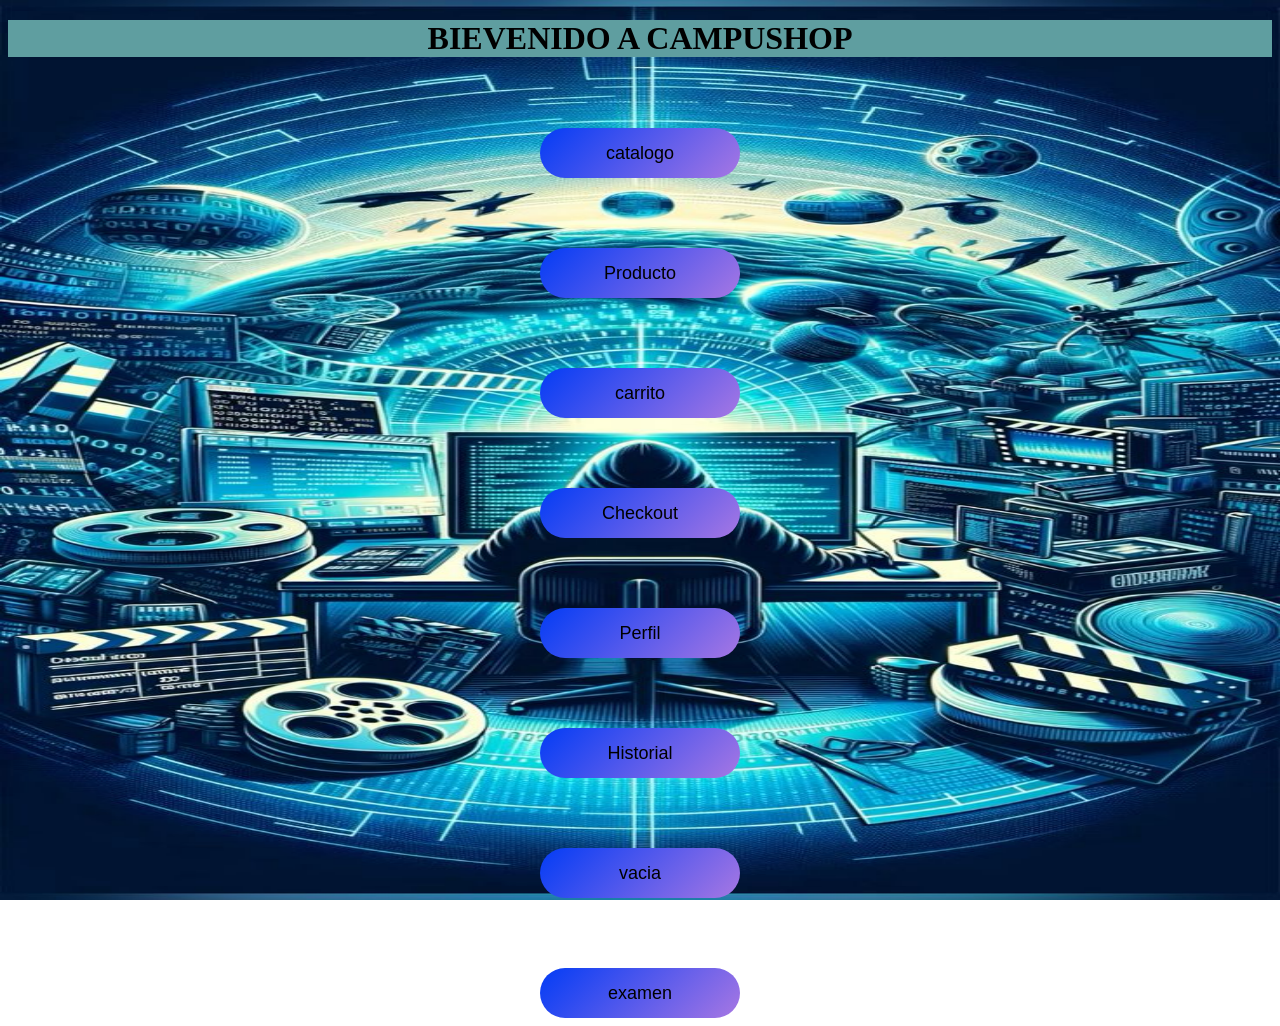
<file: index.html>
<!DOCTYPE html>
<html lang="en">
<head>
    <meta charset="UTF-8">
    <meta name="viewport" content="width=device-width, initial-scale=1.0">
    <title>PROYECTO  HTML Y CSS</title>
    <link rel="stylesheet" href="style.css">
</head>
<body id="cuerpo.">
    <img src="img/fondo.jpg" class="fondo">
        <h1>BIEVENIDO A CAMPUSHOP</h1>
    <div id="encabezado">
        <a class="boton" href="catalogo.html">catalogo</a>
        <a class="boton" href="producto.html">Producto</a>
        <a class="boton" href="carrito.html">carrito</a>
        <a class="boton" href="checkout.html">Checkout</a>
        <a class="boton" href="perfil.html">Perfil</a>
        <a class="boton" href="historial.html">Historial</a>
        <a class="boton" href="vacia.html">vacia</a>
        <a class="boton" href="examen.html">examen</a>
    </div>
    
</body>
</html>
</file>
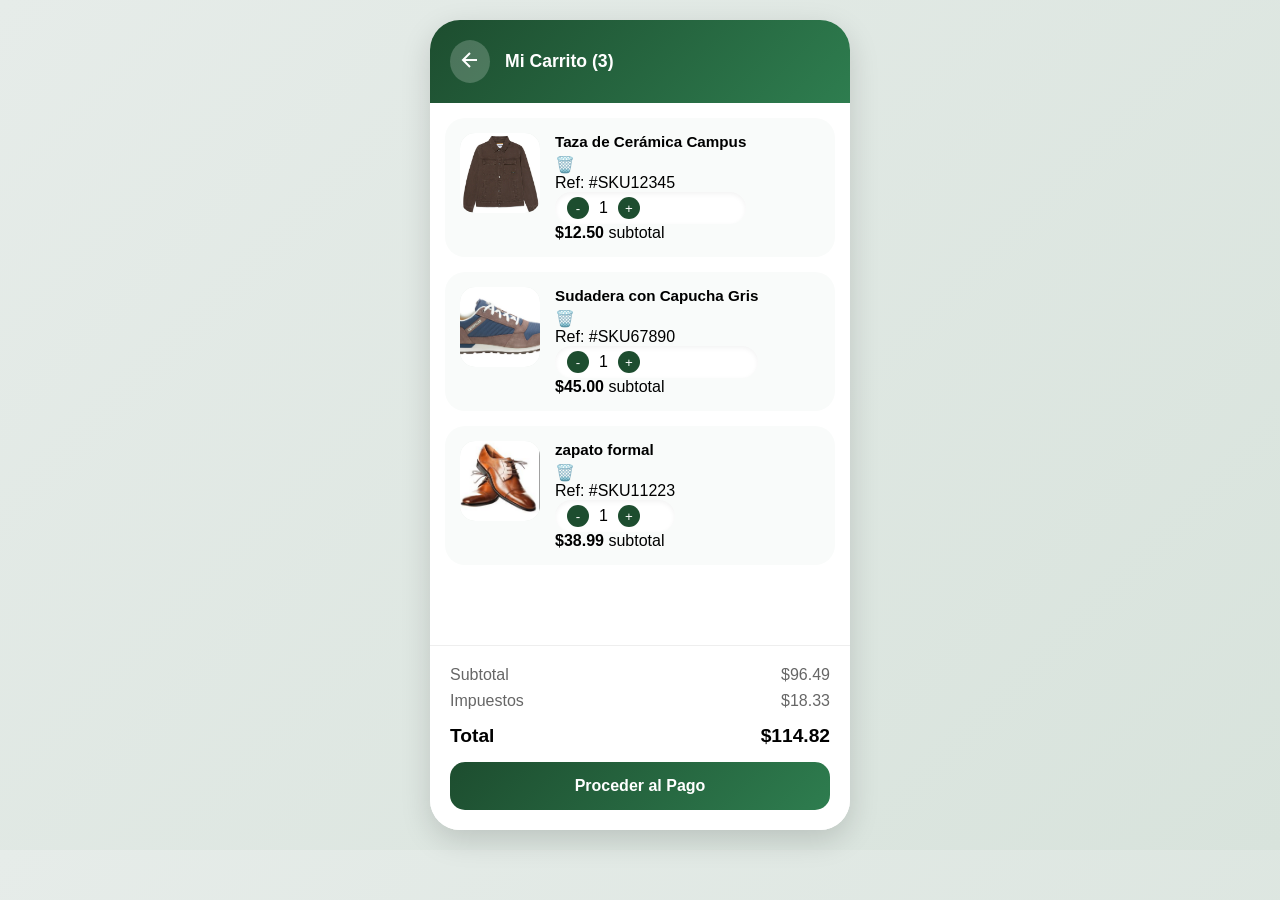
<file: carrito.html>
<!DOCTYPE html>
<html lang="es">
<head>
    <meta charset="UTF-8">
    <meta name="viewport" content="width=device-width, initial-scale=1.0">
    <title>Mi Carrito</title>
    <link rel="stylesheet" href="carrito.css">
</head>
<body>

    <div class="cart-container">
        <header class="cart-header">
            <button class="back-button">
                <svg width="24" height="24" viewBox="0 0 24 24" fill="none" stroke="currentColor" stroke-width="2"><line x1="19" y1="12" x2="5" y2="12"></line><polyline points="12 19 5 12 12 5"></polyline></svg>
            </button>
            <h1>Mi Carrito (3)</h1>
        </header>

        <main class="cart-items">
            
            <div class="product-card">
                <div class="product-img">
                    <img src="img/ropah4.png" alt="Taza"> </div>
                <div class="product-info">
                    <div class="product-title-row">
                        <h3>Taza de Cerámica Campus</h3>
                        <button class="delete-btn">🗑️</button>
                    </div>
                    <p class="ref">Ref: #SKU12345</p>
                    <div class="product-controls">
                        <div class="quantity">
                            <button>-</button>
                            <span>1</span>
                            <button>+</button>
                        </div>
                        <div class="price">
                            <span class="amount">$12.50</span>
                            <span class="label">subtotal</span>
                        </div>
                    </div>
                </div>
            </div>

            <div class="product-card">
                <div class="product-img">
                    <img src="img/tenis2.png" alt="Sudadera"> </div>
                <div class="product-info">
                    <div class="product-title-row">
                        <h3>Sudadera con Capucha Gris</h3>
                        <button class="delete-btn">🗑️</button>
                    </div>
                    <p class="ref">Ref: #SKU67890</p>
                    <div class="product-controls">
                        <div class="quantity">
                            <button>-</button>
                            <span>1</span>
                            <button>+</button>
                        </div>
                        <div class="price">
                            <span class="amount">$45.00</span>
                            <span class="label">subtotal</span>
                        </div>
                    </div>
                </div>
            </div>

            <div class="product-card">
                <div class="product-img">
                    <img src="img/zapato7.png" alt="zapato"> </div>
                <div class="product-info">
                    <div class="product-title-row">
                        <h3>zapato formal</h3>
                        <button class="delete-btn">🗑️</button>
                    </div>
                    <p class="ref">Ref: #SKU11223</p>
                    <div class="product-controls">
                        <div class="quantity">
                            <button>-</button>
                            <span>1</span>
                            <button>+</button>
                        </div>
                        <div class="price">
                            <span class="amount">$38.99</span>
                            <span class="label">subtotal</span>
                        </div>
                    </div>
                </div>
            </div>

        </main>

        <footer class="cart-summary">
            <div class="summary-line">
                <span>Subtotal</span>
                <span>$96.49</span>
            </div>
            <div class="summary-line">
                <span>Impuestos</span>
                <span>$18.33</span>
            </div>
            <div class="total-line">
                <span>Total</span>
                <span class="total-amount">$114.82</span>
            </div>
            <a class="btn-checkout" href="index.html">Proceder al Pago</a>
        </footer>
    </div>

</body>
</html>
</file>
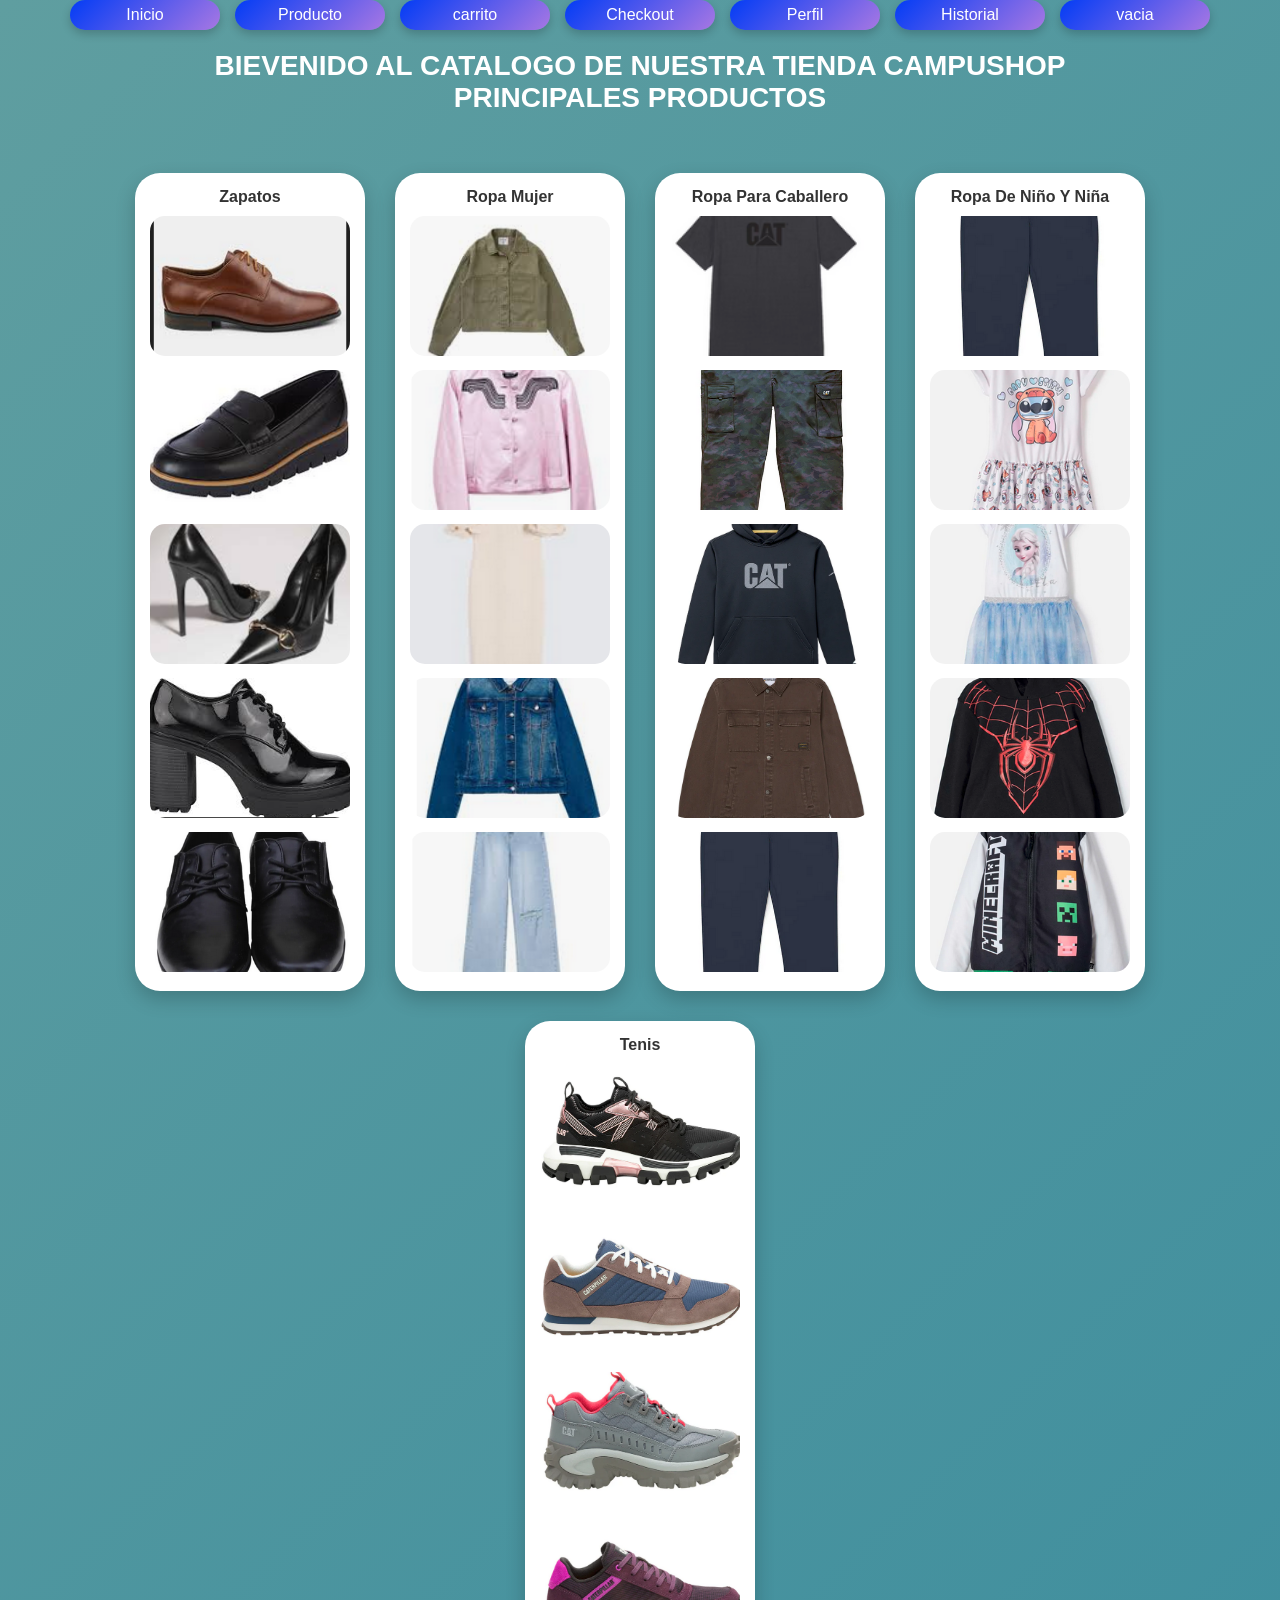
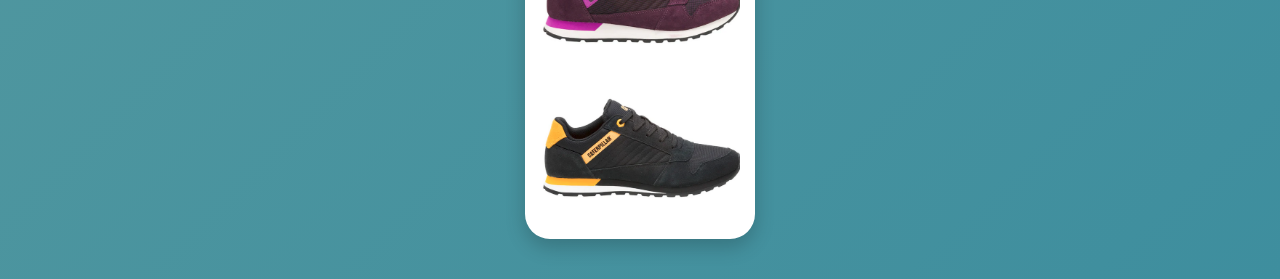
<file: catalogo.html>
<!DOCTYPE html>
<html lang="es">
<head>
    <meta charset="UTF-8">
    <meta name="viewport" content="width=device-width, initial-scale=1.0">
    <title>Document</title>
    <link rel="stylesheet" href="catalogo.css">
</head>
<body>
    <nav id="encabezado">
        <a class="boton" href="index.html">Inicio</a>
        <a class="boton" href="producto.html">Producto</a>
        <a class="boton" href="carrito.html">carrito</a>
        <a class="boton" href="checkout.html">Checkout</a>
        <a class="boton" href="perfil.html">Perfil</a>
        <a class="boton" href="historial.html">Historial</a>
        <a class="boton" href="vacia.html"> vacia</a>
    </nav>
    <h1>BIEVENIDO AL CATALOGO DE NUESTRA TIENDA CAMPUSHOP
    <br>PRINCIPALES PRODUCTOS
    </h1>
    <div id="contenedor">
        <div class="contenedor_imagen_catalogo">zapatos
            <img class="imagen" src="img/zapato1.png" alt="">
            <img class="imagen" src="img/zapato2.png" alt="">
            <img class="imagen"src="img/zapato3.png" alt="">
            <img class="imagen" src="img/zapato4.png" alt="">
            <img class="imagen "src="img/zapato5.png" alt="">
        </div>
        <div class="contenedor_imagen_catalogo">ropa mujer
            <img class="imagen" src="img/ropam1.png" alt="">
            <img class="imagen" src="img/ropam2.png" alt="">
            <img class="imagen" src="img/ropam3.png" alt="">
            <img class="imagen" src="img/ropam4.png" alt="">
            <img class="imagen" src="img/ropam5.png" alt="">
        </div>
        <div class="contenedor_imagen_catalogo">ropa para caballero 
            <img class="imagen" src="img/ropah1.png" alt="">
            <img class="imagen" src="img/ropah2.png" alt="">
            <img class="imagen" src="img/ropah3.png" alt="">
            <img class="imagen" src="img/ropah4.png" alt="">
            <img class="imagen" src="img/ropah5.png" alt="">
        </div>
        <div class="contenedor_imagen_catalogo">ropa de niño y niña
            <img class="imagen" src="img/ropap1.png" alt="">
            <img class="imagen" src="img/ropap2.png" alt="">
            <img class="imagen" src="img/ropap3.png" alt="">
            <img class="imagen" src="img/ropap4.png" alt="">
            <img class="imagen" src="img/ropap5.png" alt="">
        </div>
        <div class="contenedor_imagen_catalogo">tenis
            <img class="imagen" src="img/tenis1.png" alt="">
            <img class="imagen" src="img/tenis2.png" alt="">
            <img class="imagen" src="img/tenis3.png" alt="">
            <img class="imagen" src="img/tenis4.png" alt="">
            <img class="imagen" src="img/tenis5.png" alt="">
        </div>
    </div>

</body>
</html>
</file>
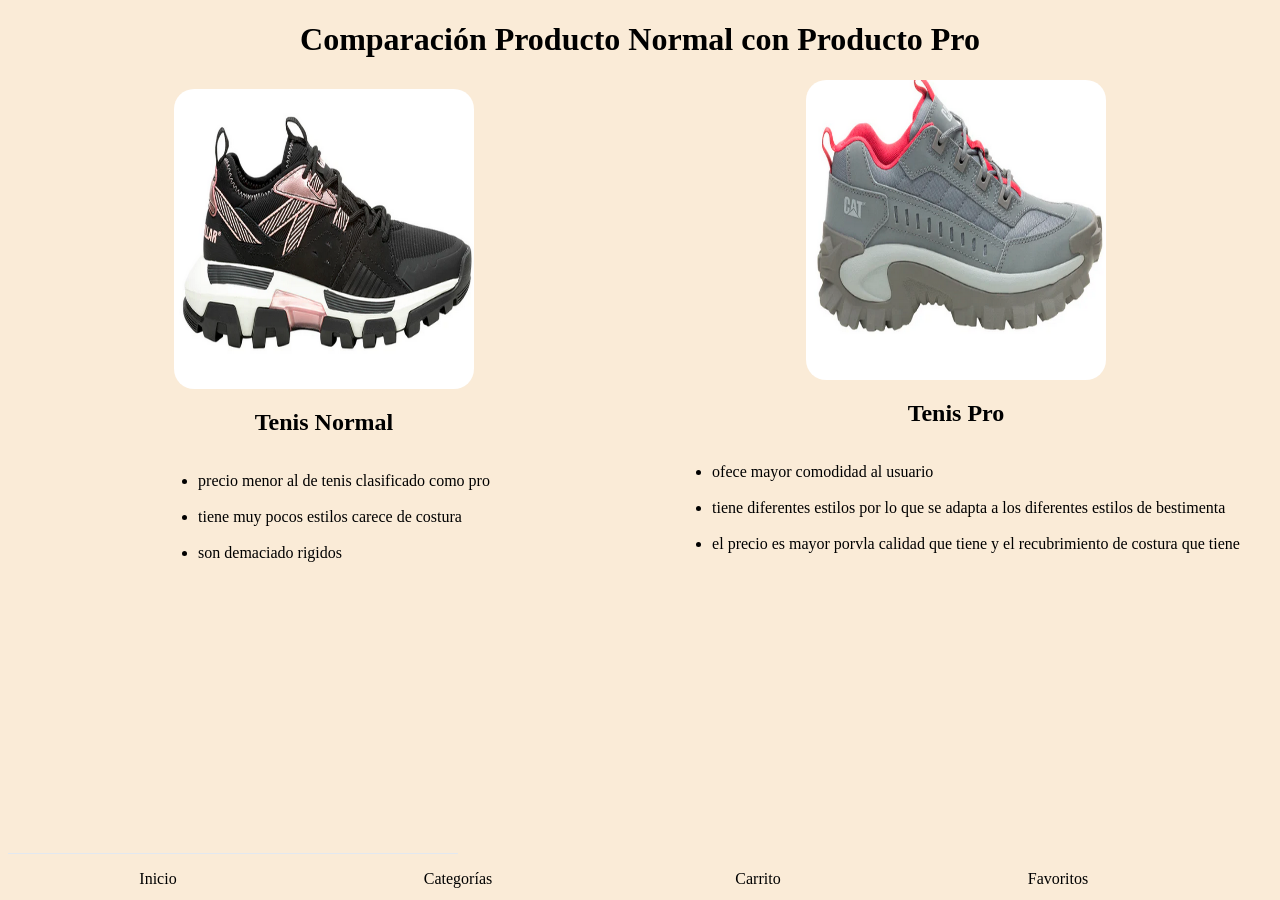
<file: examen.html>
<!DOCTYPE html>
<html lang="en">
<head>
    <meta charset="UTF-8">
    <meta name="viewport" content="width=device-width, initial-scale=1.0">
    <title>examen</title>
    <link rel="stylesheet" href="examen.css">
</head>
<body>
    <h1>Comparación Producto Normal con Producto Pro</h1>
    <div class="continer">
        <div class="producto">
            <img src="img/tenis1.png" alt="">
            <h2>Tenis Normal</h2>
            <ul>
                <li>precio menor al de tenis clasificado como pro</li>
                <br>
                <li>tiene muy pocos estilos carece de costura </li>
                <br>
                <li>son demaciado rigidos</li>
            </ul>
        </div>
        <div class="producto">
            <img src="img/tenis3.png" alt="">
            <h2>Tenis Pro</h2>
            <ul>
                <li>ofece mayor comodidad al usuario </li>
                <br>
                <li>tiene diferentes estilos por lo que se adapta a los diferentes estilos de bestimenta </li>
                <br>
                <li>el precio es mayor porvla calidad que tiene y el recubrimiento de costura que tiene </li>
                <br>
            </ul>
        </div>
    </div>
    <footer class="barra-navegacion">
        <a href="index.html" class="nav-item"><i class="fas fa-home"></i><span>Inicio</span></a>
        <a href="catalogo.html" class="nav-item"><i class="fas fa-th-large"></i><span>Categorías</span></a>
        <a href="carrito.html" class="nav-item"><i class="fas fa-shopping-cart"></i><span>Carrito</span></a>
        <a href="producto.html" class="nav-item"><i class="fas fa-heart"></i><span>Favoritos</span></a>
        <a href="perfil.html" class="nav-item activo"><i class="fas fa-user"></i><span>Perfil</span></a>
    </footer>
</body>
</html>
</file>
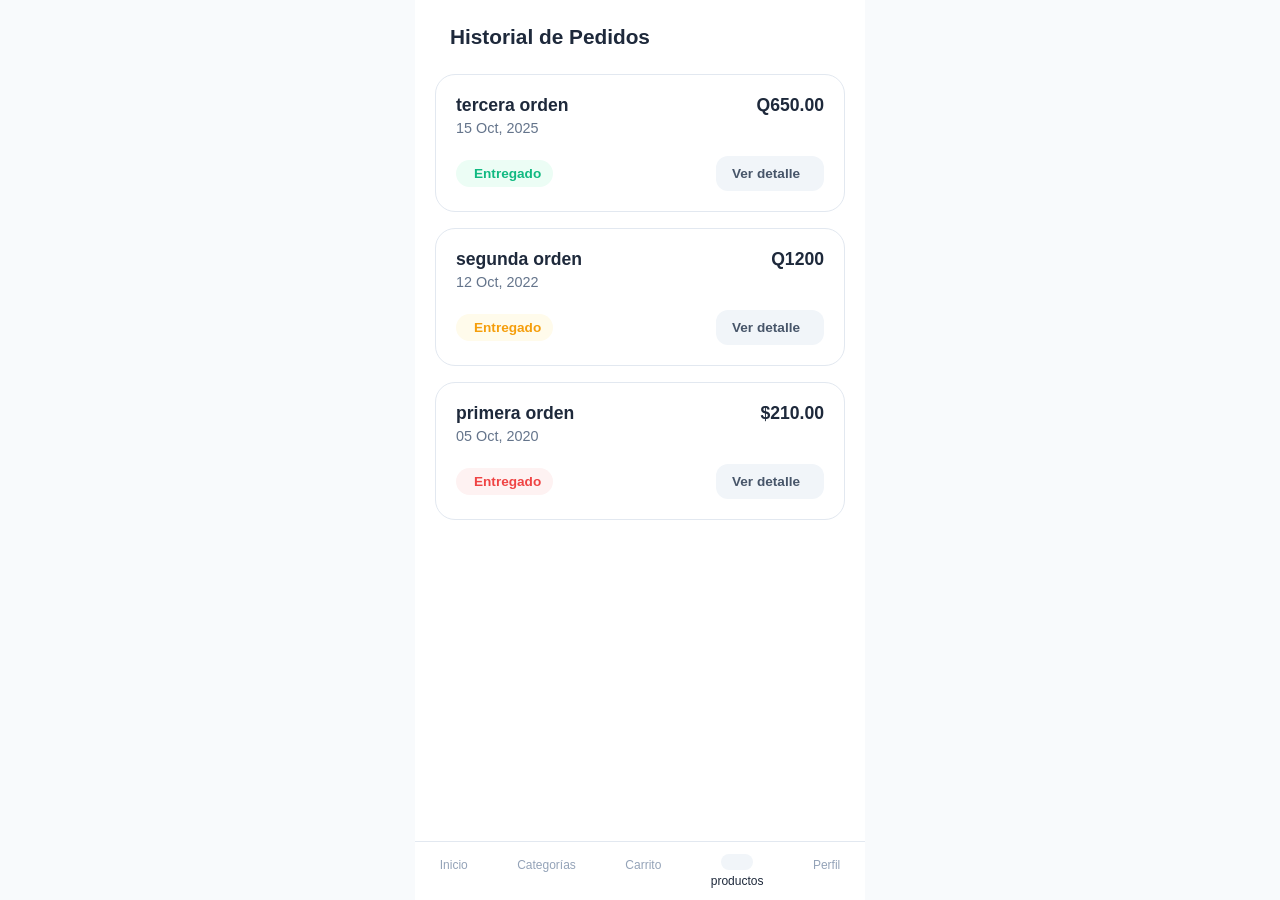
<file: historial.html>
<!DOCTYPE html>
<html lang="es">
<head>
    <meta charset="UTF-8">
    <meta name="viewport" content="width=device-width, initial-scale=1.0">
    <title>Historial de Pedidos</title>
    <link rel="stylesheet" href="historial.css">
</head>
<body>

    <main class="contenedor-historial">
        <header class="encabezado">
            <a href="index.html" class="btn-atras"><i class="fas fa-chevron-left"></i></a>
            <h1>Historial de Pedidos</h1>
        </header>

        <section class="lista-pedidos">
            <div class="tarjeta-pedido">
                <div class="fila-superior">
                    <span class="id-orden">tercera orden</span>
                    <span class="precio-orden">Q650.00</span>
                </div>
                <p class="fecha-orden">15 Oct, 2025</p>
                
                <div class="fila-inferior">
                    <span class="estado entregado">
                        <i class="fas fa-check-circle"></i> Entregado
                    </span>
                    <a href="#" class="btn-detalle">Ver detalle <i class="fas fa-chevron-right"></i></a>
                </div>
            </div>

            <div class="tarjeta-pedido">
                <div class="fila-superior">
                    <span class="id-orden">segunda orden</span>
                    <span class="precio-orden">Q1200</span>
                </div>
                <p class="fecha-orden">12 Oct, 2022</p>
                
                <div class="fila-inferior">
                    <span class="estado en-camino">
                        <i class="fas fa-truck"></i> Entregado
                    </span>
                    <a href="#" class="btn-detalle">Ver detalle <i class="fas fa-chevron-right"></i></a>
                </div>
            </div>

            <div class="tarjeta-pedido">
                <div class="fila-superior">
                    <span class="id-orden">primera orden</span>
                    <span class="precio-orden">$210.00</span>
                </div>
                <p class="fecha-orden">05 Oct, 2020</p>
                
                <div class="fila-inferior">
                    <span class="estado cancelado">
                        <i class="fas fa-times-circle"></i> Entregado
                    </span>
                    <a href="#" class="btn-detalle">Ver detalle <i class="fas fa-chevron-right"></i></a>
                </div>
            </div>
        </section>

        <footer class="barra-navegacion">
            <a href="index.html" class="nav-item"><i class="fas fa-home"></i><span>Inicio</span></a>
            <a href="catalogo.html" class="nav-item"><i class="fas fa-th-large"></i><span>Categorías</span></a>
            <a href="carrito.html" class="nav-item"><i class="fas fa-shopping-cart"></i><span>Carrito</span></a>
            <a href="producto.html" class="nav-item activo"><i class="fas fa-box"></i><span>productos</span></a>
            <a href="perfil.html" class="nav-item"><i class="fas fa-user"></i><span>Perfil</span></a>
        </footer>
    </main>

</body>
</html>
</file>
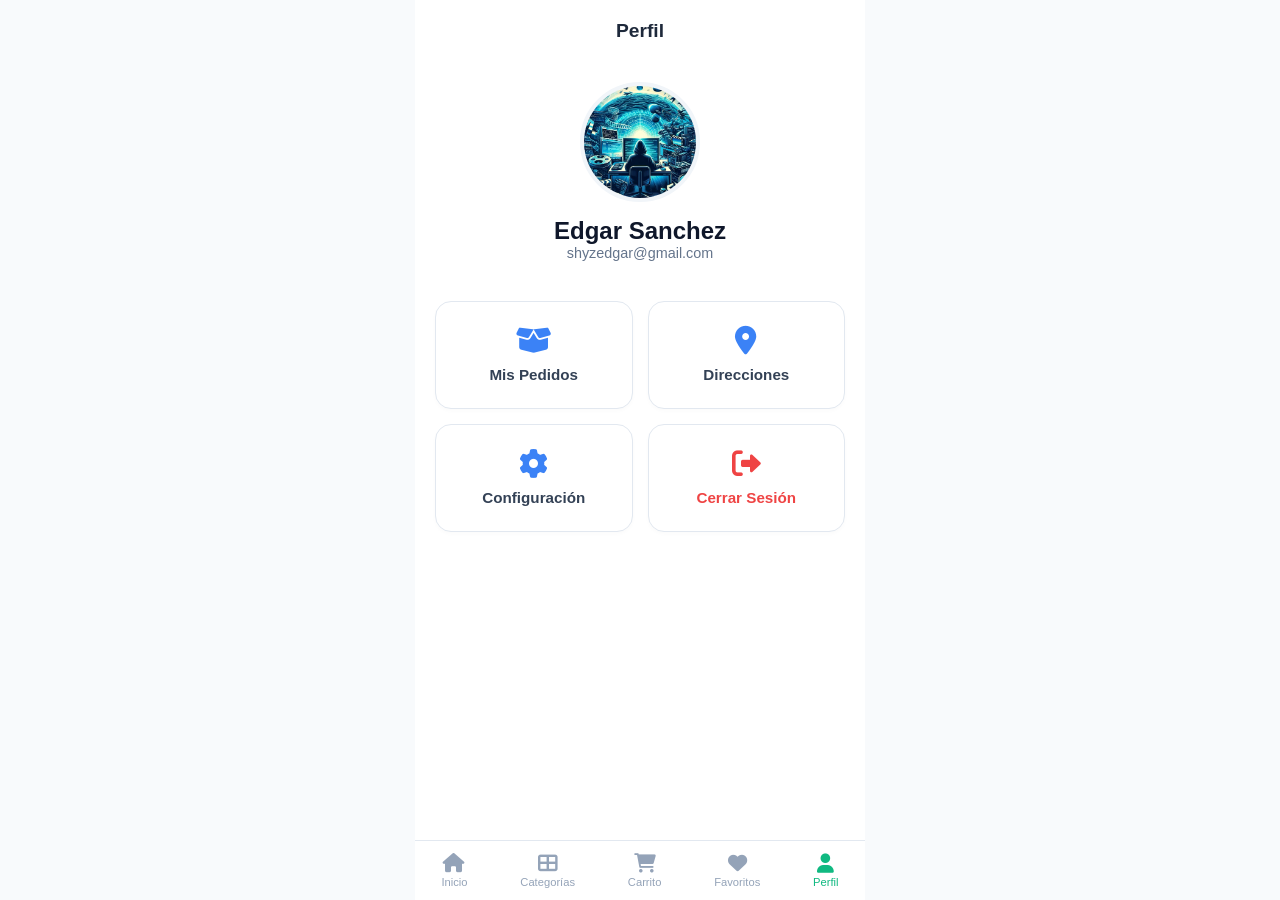
<file: perfil.html>
<!DOCTYPE html>
<html lang="es">
<head>
    <meta charset="UTF-8">
    <meta name="viewport" content="width=device-width, initial-scale=1.0">
    <title>Perfil de Usuario</title>
    <link rel="stylesheet" href="perfil.css">
    <link rel="stylesheet" href="https://cdnjs.cloudflare.com/ajax/libs/font-awesome/6.0.0/css/all.min.css">
</head>
<body>

    <main class="contenedor-perfil">
        <header class="encabezado">
            <h1>Perfil</h1>
        </header>

        <section class="seccion-usuario">
            <div class="avatar-contenedor">
                <img src="img/fondo.jpg" alt="Foto de perfil" class="avatar">
            </div>
            <h2 class="nombre-usuario">Edgar Sanchez</h2>
            <p class="correo-usuario">shyzedgar@gmail.com</p>
        </section>

        <nav class="cuadricula-opciones">
            <a href="carrito.html" class="tarjeta-opcion">
                <i class="fas fa-box-open icono"></i>
                <span>Mis Pedidos</span>
            </a>
            <a href="#" class="tarjeta-opcion">
                <i class="fas fa-map-marker-alt icono"></i>
                <span>Direcciones</span>
            </a>
            <a href="#" class="tarjeta-opcion">
                <i class="fas fa-cog icono"></i>
                <span>Configuración</span>
            </a>
            <a href="index.html" class="tarjeta-opcion cerrar-sesion">
                <i class="fas fa-sign-out-alt icono"></i>
                <span>Cerrar Sesión</span>
            </a>
        </nav>

        <footer class="barra-navegacion">
            <a href="index.html" class="nav-item"><i class="fas fa-home"></i><span>Inicio</span></a>
            <a href="catalogo.html" class="nav-item"><i class="fas fa-th-large"></i><span>Categorías</span></a>
            <a href="carrito.html" class="nav-item"><i class="fas fa-shopping-cart"></i><span>Carrito</span></a>
            <a href="producto.html" class="nav-item"><i class="fas fa-heart"></i><span>Favoritos</span></a>
            <a href="perfil.html" class="nav-item activo"><i class="fas fa-user"></i><span>Perfil</span></a>
        </footer>
    </main>

</body>
</html>
</file>
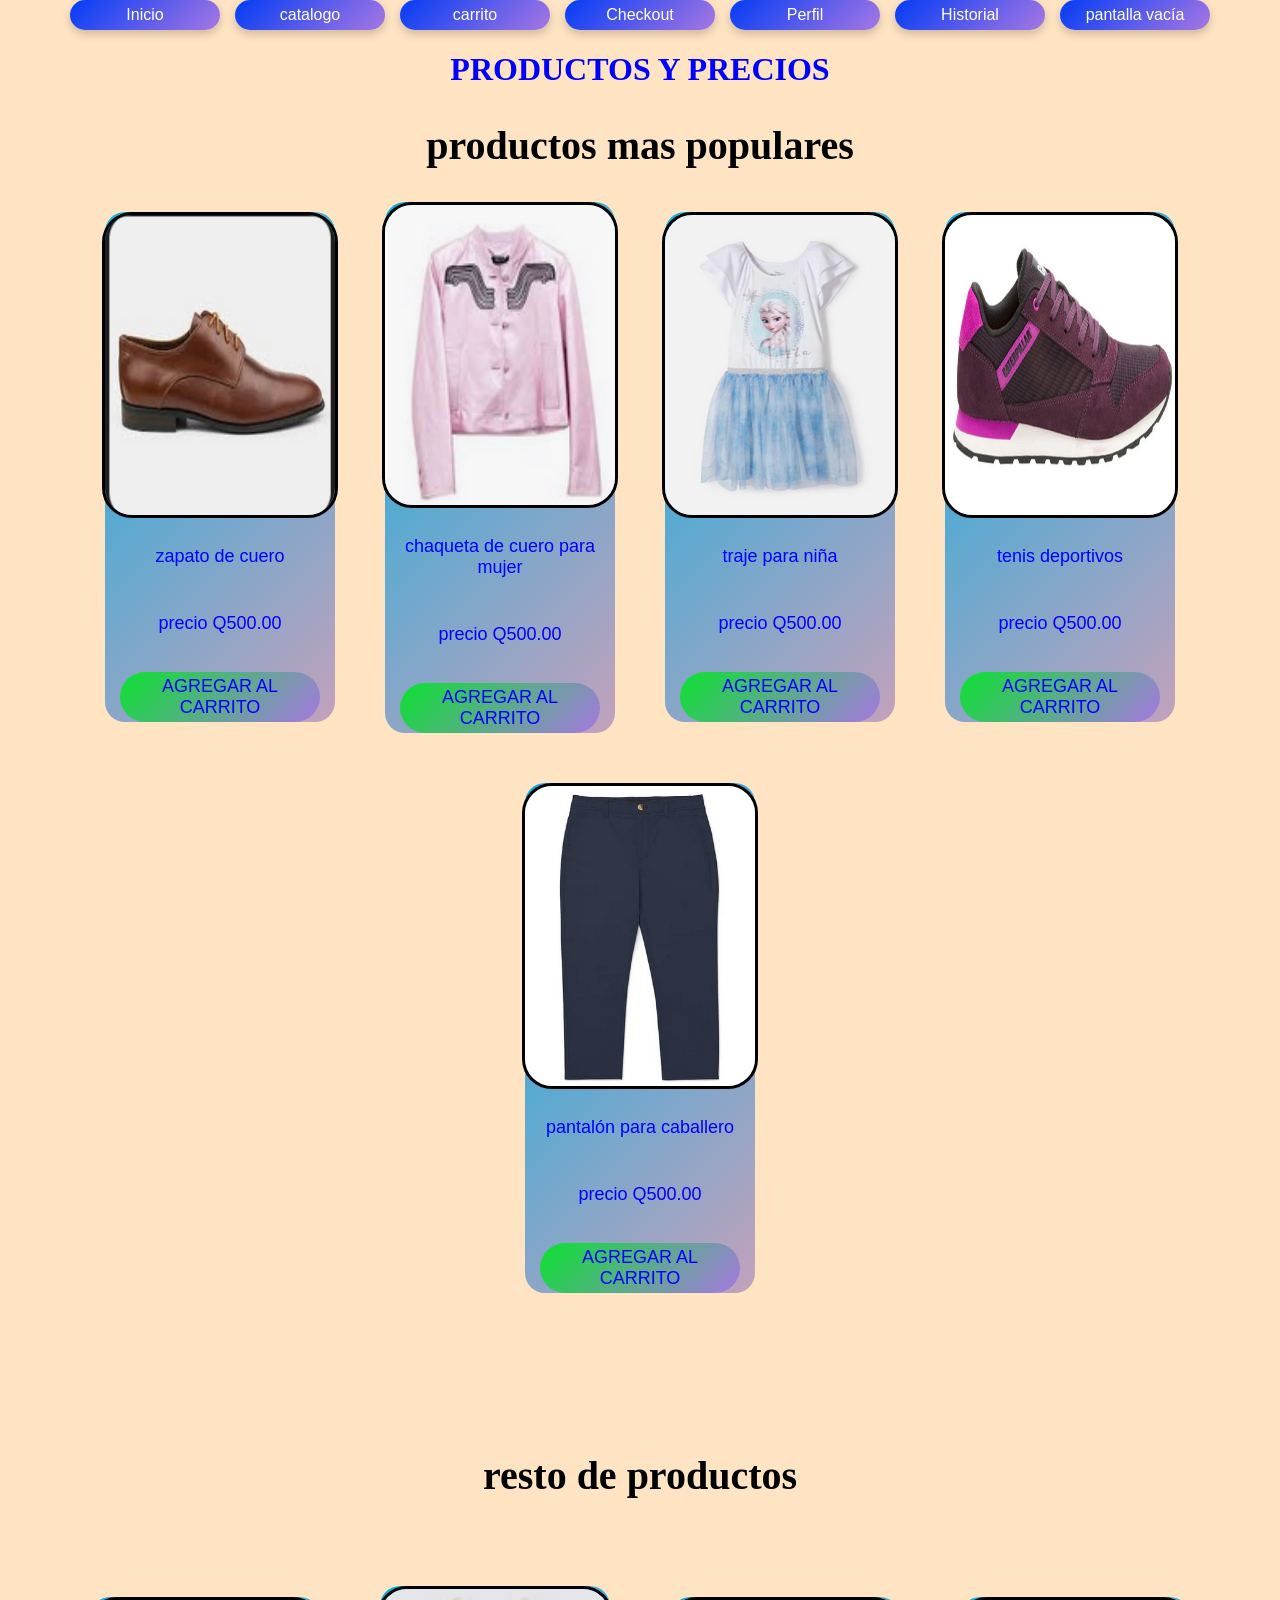
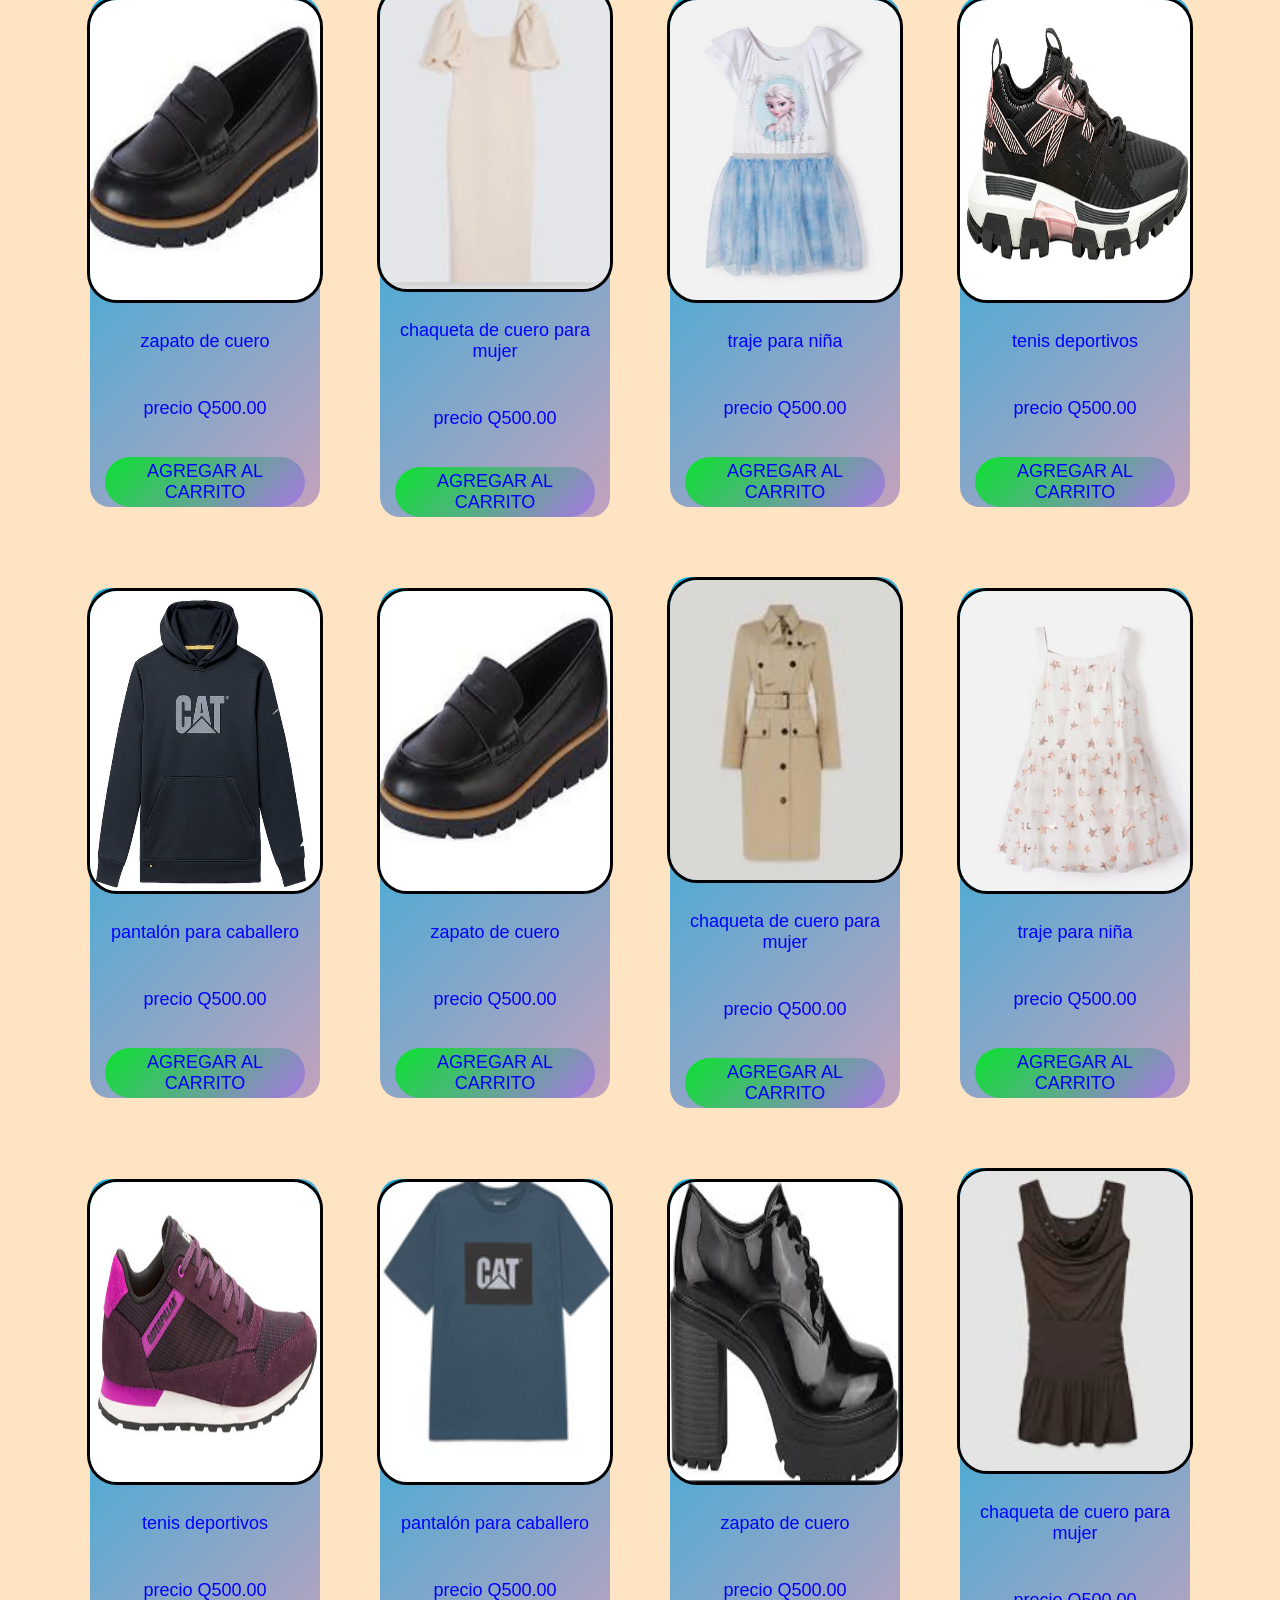
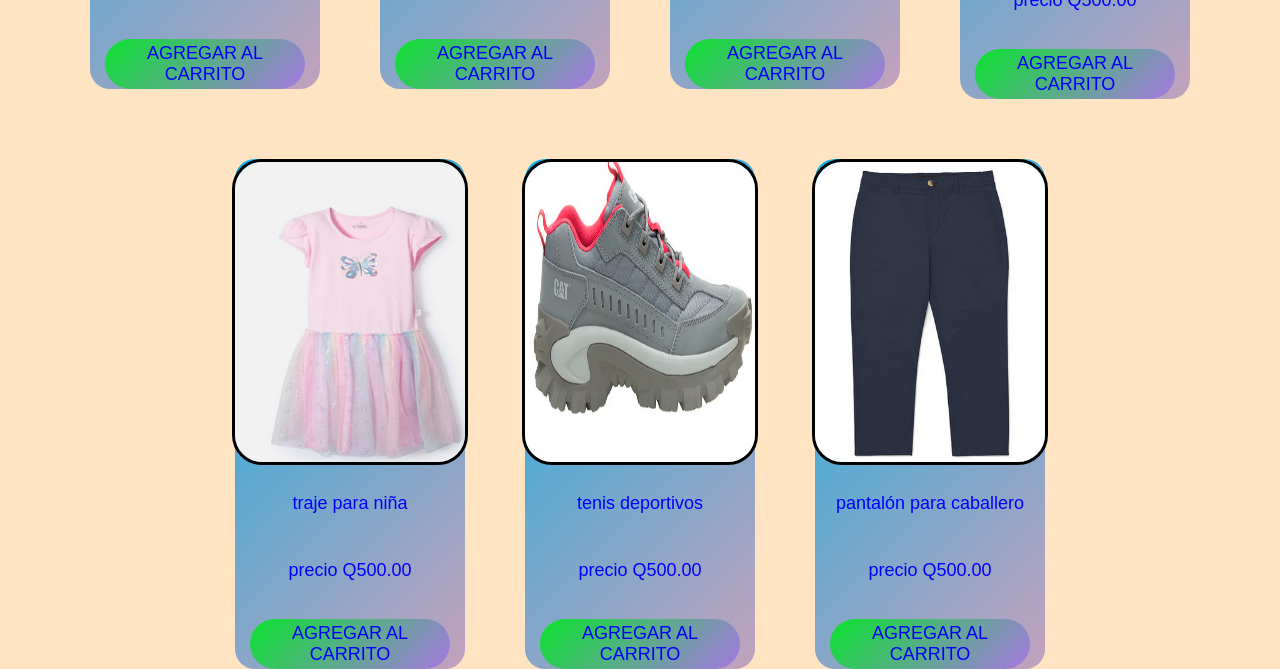
<file: producto.html>
<!DOCTYPE html>
<html lang="en">
<head>
    <meta charset="UTF-8">
    <meta name="viewport" content="width=device-width, initial-scale=1.0">
    <title>Document</title>
    <link rel="stylesheet" href="producto.css">
</head>
<body>
   <!-- <img src="img/fondo.jpg"class="fondo">-->
    <nav id="encabezado">
        <a class="boton" href="index.html">Inicio</a>
        <a class="boton" href="catalogo.html">catalogo</a>
        <a class="boton" href="carrito.html">carrito</a>
        <a class="boton" href="checkout.html">Checkout</a>
        <a class="boton" href="perfil.html">Perfil</a>
        <a class="boton" href="historial.html">Historial</a>
        <a class="boton" href="vacia.html">pantalla vacía</a>
    </nav>
    <h1 style="text-align: center;">PRODUCTOS Y PRECIOS
    </h1>
    <h2 style="text-align: center;">productos mas populares</h2>
    <div class="contenedor">
        <div class="imagenes">
            <img class="imagen" src="img/zapato1.png" alt="zapato de cuero">
            <p>zapato de cuero</p>
            <p>precio Q500.00</p>
            <button>AGREGAR AL CARRITO</button>
        </div>
        <div class="imagenes">
                 <img class="imagen" src="img/ropam2.png" alt="chaqueta de cuero ">
                 <p>chaqueta de cuero para  mujer</p>
                 <p>precio Q500.00</p>
                 <button>AGREGAR AL CARRITO</button>
        </div>
        <div class="imagenes">
              <img class="imagen"src="img/ropap3.png" alt="traje para niña">
                 <p>traje para niña</p>
                 <p>precio Q500.00</p>
                 <button>AGREGAR AL CARRITO</button>
        </div>
        <div class="imagenes">
             <img class="imagen" src="img/tenis4.png" alt="tenis deportivos">
                 <p>tenis deportivos</p>
                 <p>precio Q500.00</p>
                 <button>AGREGAR AL CARRITO</button>
        </div>
        <div class="imagenes">
                 <img class="imagen "src="img/ropah5.png" alt="pantalón para caballero">
                 <p>pantalón para caballero</p>
                 <p>precio Q500.00</p>
                 <button>AGREGAR AL CARRITO</button>
        </div>
    </div>
    <br><br><br><br><br><br><br>

    <h2>resto de productos</h2>
    <br><br><br>
    <div class="contenedor2">
        <div class="imagenes">
            <img class="imagen" src="img/zapato2.png" alt="zapato de cuero">
            <p>zapato de cuero</p>
            <p>precio Q500.00</p>
            <button>AGREGAR AL CARRITO</button>
        </div>
        <div class="imagenes">
                 <img class="imagen" src="img/ropam3.png" alt="chaqueta de cuero ">
                 <p>chaqueta de cuero para  mujer</p>
                 <p>precio Q500.00</p>
                 <button>AGREGAR AL CARRITO</button>
        </div>
        <div class="imagenes">
              <img class="imagen"src="img/ropap3.png" alt="traje para niña">
                 <p>traje para niña</p>
                 <p>precio Q500.00</p>
                 <button>AGREGAR AL CARRITO</button>
        </div>
        <div class="imagenes">
             <img class="imagen" src="img/tenis1.png" alt="tenis deportivos">
                 <p>tenis deportivos</p>
                 <p>precio Q500.00</p>
                 <button>AGREGAR AL CARRITO</button>
        </div>
        <div class="imagenes">
                 <img class="imagen "src="img/ropah3.png" alt="pantalón para caballero">
                 <p>pantalón para caballero</p>
                 <p>precio Q500.00</p>
                 <button>AGREGAR AL CARRITO</button>
        </div>

        <div class="imagenes">
            <img class="imagen" src="img/zapato2.png" alt="zapato de cuero">
            <p>zapato de cuero</p>
            <p>precio Q500.00</p>
            <button>AGREGAR AL CARRITO</button>
        </div>
        <div class="imagenes">
                 <img class="imagen" src="img/ropam8.png" alt="chaqueta de cuero ">
                 <p>chaqueta de cuero para  mujer</p>
                 <p>precio Q500.00</p>
                 <button>AGREGAR AL CARRITO</button>
        </div>
        <div class="imagenes">
              <img class="imagen"src="img/ropap9.png" alt="traje para niña">
                 <p>traje para niña</p>
                 <p>precio Q500.00</p>
                 <button>AGREGAR AL CARRITO</button>
        </div>
        <div class="imagenes">
             <img class="imagen" src="img/tenis4.png" alt="tenis deportivos">
                 <p>tenis deportivos</p>
                 <p>precio Q500.00</p>
                 <button>AGREGAR AL CARRITO</button>
        </div>
        <div class="imagenes">
                 <img class="imagen "src="img/ropah7.png" alt="pantalón para caballero">
                 <p>pantalón para caballero</p>
                 <p>precio Q500.00</p>
                 <button>AGREGAR AL CARRITO</button>
        </div>

        <div class="imagenes">
            <img class="imagen" src="img/zapato4.png" alt="zapato de cuero">
            <p>zapato de cuero</p>
            <p>precio Q500.00</p>
            <button>AGREGAR AL CARRITO</button>
        </div>
        <div class="imagenes">
                 <img class="imagen" src="img/ropam10.png" alt="chaqueta de cuero ">
                 <p>chaqueta de cuero para  mujer</p>
                 <p>precio Q500.00</p>
                 <button>AGREGAR AL CARRITO</button>
        </div>
        <div class="imagenes">
              <img class="imagen"src="img/ropap11.png" alt="traje para niña">
                 <p>traje para niña</p>
                 <p>precio Q500.00</p>
                 <button>AGREGAR AL CARRITO</button>
        </div>
        <div class="imagenes">
             <img class="imagen" src="img/tenis3.png" alt="tenis deportivos">
                 <p>tenis deportivos</p>
                 <p>precio Q500.00</p>
                 <button>AGREGAR AL CARRITO</button>
        </div>
        <div class="imagenes">
                 <img class="imagen "src="img/ropah5.png" alt="pantalón para caballero">
                 <p>pantalón para caballero</p>
                 <p>precio Q500.00</p>
                 <button>AGREGAR AL CARRITO</button>
        </div>
    </div>
</body>
</html>
</file>
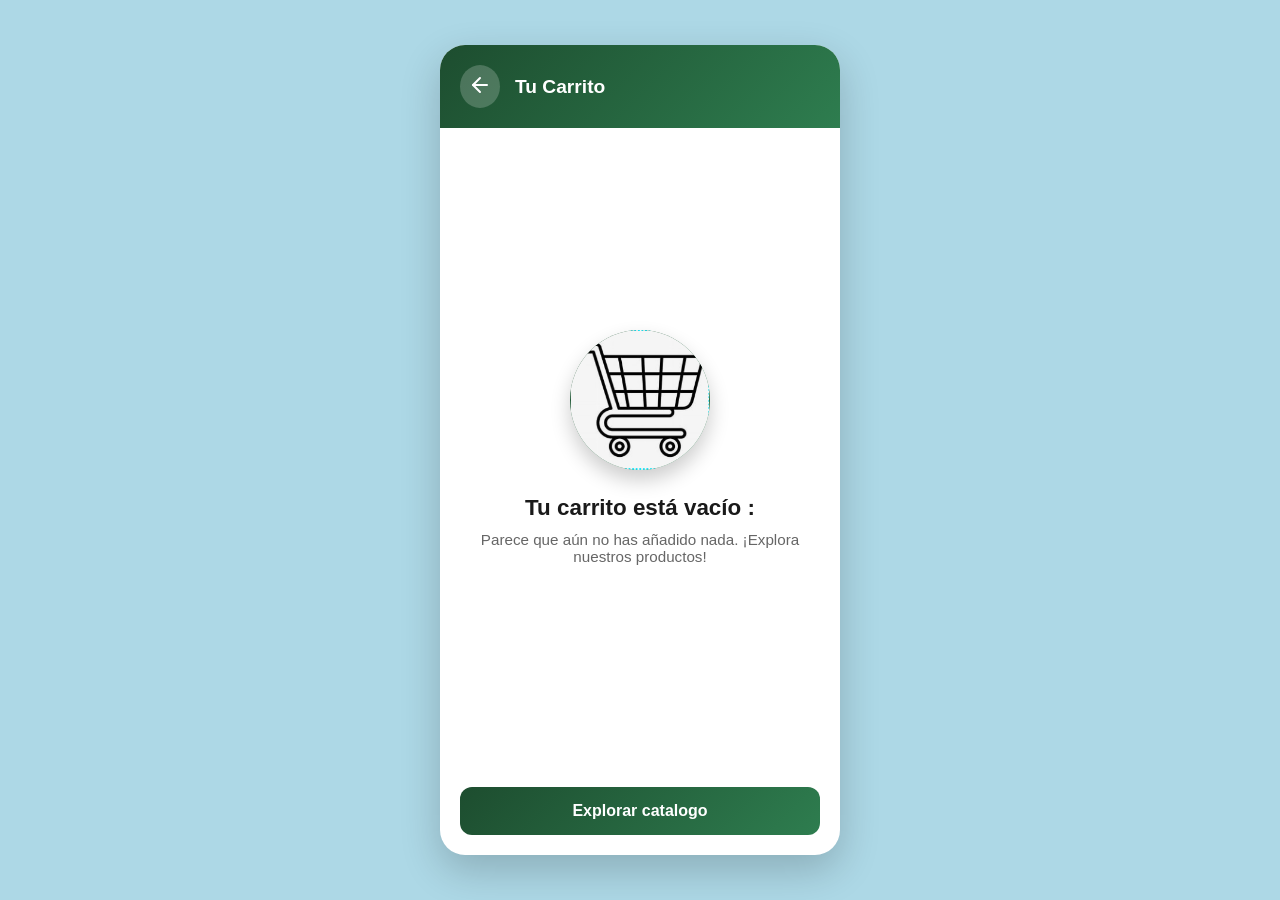
<file: vacia.html>
<!DOCTYPE html>
<html lang="es">
<head>
    <meta charset="UTF-8">
    <meta name="viewport" content="width=device-width, initial-scale=1.0">
    <title>Tu Carrito</title>
    <link rel="stylesheet" href="vacia.css">
</head>
<body>

    <div class="cart-container">
        <header class="cart-header">
            <button class="back-button" aria-label="Volver">
                <svg width="24" height="24" viewBox="0 0 24 24" fill="none" stroke="currentColor" stroke-width="2" stroke-linecap="round" stroke-linejoin="round"><line x1="19" y1="12" x2="5" y2="12"></line><polyline points="12 19 5 12 12 5"></polyline></svg>
            </button>
            <h1>Tu Carrito</h1>
        </header>

        <main class="cart-content">
            <div class="icon-circle">
                <img src="img/carrito.png" alt="Carrito vacío" class="empty-cart-img">
            </div>
            
            <h2>Tu carrito está vacío :</h2>
            <p>Parece que aún no has añadido nada. ¡Explora nuestros productos!</p>
        </main>

        <footer class="cart-footer">
            <a class="btn-explore" href="index.html">Explorar catalogo</a>
        </footer>
    </div>

</body>
</html>
</file>
<file: style.css>
.fondo{
    width: 100%;
    height: 100%;
    position: fixed;
    top: 0;
    left: 0;
    z-index: -1;
}
#encabezado{
    margin: 0;
    padding: 0;
    margin-top: 20px;
    display: grid;
    background-position: fixed;
    width: 100%;
    height: auto;
    text-decoration: center;
    justify-content: center;
    gap:20px 
}
.activacion:hover.encabezado
.menu-navegacion:hover{
    left: 0;
}
h1{ 
    text-align: center;
    margin-top: 20px;                                                                                                                                                                                                                                                                                                                                                                                                                                                                                                                                                                                                                                                                                                                                                                                                                                                                                                                                                                                                                                                                                                                                                                                                                                                                                                                                                                                                                                                                                                                                                                                                                                                                                                                                                                                                                                                                                                                                                                                                                                                                                                                                                                                                                                                                                                                                                                                                                                                                                                                                                                                                                                                                                                                                                                                                                                                                                                                                                                                          ;
    background-color:cadetblue;
    width: 100%;
    height: 100%;
    grid-area: auo;
}
.boton {
    margin: 0;
    padding: 0;
    text-decoration: none;
    margin-top:50PX;
    justify-content: center;
    display: flex ;
    align-items: center;
    text-align: center;
    width: 200PX;
    height: 50PX;
    font-size: 18px;
    font-family: 'Segoe UI', sans-serif;
    color:black;
    background: linear-gradient(135deg, #033cf5, #a777e3);
    border: none;
    border-radius: 50px;
}
</file>
<file: carrito.css>
/* Reset */
* {
    margin: 0;
    padding: 0;
    box-sizing: border-box;
    font-family: 'Inter', sans-serif;
}

/* Fondo */
body {
    background: linear-gradient(135deg, #e6ece9, #d8e3dc);
    display: flex;
    justify-content: center;
    padding: 20px;
}

/* Contenedor principal */
.cart-container {
    background: #ffffff;
    width: 100%;
    max-width: 420px;
    min-height: 90vh;
    display: flex;
    flex-direction: column;
    border-radius: 30px;
    overflow: hidden;
    box-shadow: 0 10px 30px rgba(0,0,0,0.15);
}

/* HEADER */
.cart-header {
    padding: 20px;
    display: flex;
    align-items: center;
    gap: 15px;
    background: linear-gradient(135deg, #1d4d2f, #2e7d4f);
    color: white;
}

.cart-header h1 {
    font-size: 1.1rem;
    font-weight: 600;
}

.back-button {
    background: rgba(255,255,255,0.2);
    border: none;
    border-radius: 50%;
    padding: 8px;
    cursor: pointer;
    color: white;
}

/* LISTA */
.cart-items {
    flex: 1;
    padding: 15px;
    display: flex;
    flex-direction: column;
    gap: 15px;
}

/* TARJETA PRODUCTO */
.product-card {
    background: #f9fbfa;
    border-radius: 20px;
    padding: 15px;
    display: flex;
    gap: 15px;
    transition: 0.3s;
}

.product-card:hover {
    transform: translateY(-3px);
    box-shadow: 0 6px 15px rgba(0,0,0,0.1);
}

/* Imagen */
.product-img {
    width: 80px;
    height: 80px;
    background: #e4ebe7;
    border-radius: 15px;
    overflow: hidden;
}

.product-img img {
    width: 100%;
    height: 100%;
    object-fit: cover;
}

/* Info */
.product-info h3 {
    font-size: 0.95rem;
    margin-bottom: 5px;
}

/* Botón eliminar */
.delete-btn {
    background: none;
    border: none;
    cursor: pointer;
    font-size: 1rem;
    transition: 0.2s;
}

.delete-btn:hover {
    transform: scale(1.2);
}

/* Cantidad */
.quantity {
    display: flex;
    align-items: center;
    gap: 10px;
    background: white;
    padding: 5px 12px;
    border-radius: 20px;
    box-shadow: inset 0 2px 5px rgba(0,0,0,0.05);
}

.quantity button {
    border: none;
    background: #1d4d2f;
    color: white;
    width: 22px;
    height: 22px;
    border-radius: 50%;
    cursor: pointer;
}

/* Precio */
.amount {
    font-weight: bold;
}

/* FOOTER */
.cart-summary {
    background: #ffffff;
    padding: 20px;
    border-top: 1px solid #eee;
}

.summary-line {
    display: flex;
    justify-content: space-between;
    margin-bottom: 8px;
    color: #666;
}

.total-line {
    display: flex;
    justify-content: space-between;
    margin: 15px 0;
    font-weight: bold;
    font-size: 1.2rem;
}

/* BOTÓN CHECKOUT */
.btn-checkout {
    display: block;
    text-align: center;
    padding: 15px;
    background: linear-gradient(135deg, #1d4d2f, #2e7d4f);
    color: white;
    border-radius: 15px;
    text-decoration: none;
    font-weight: bold;
    transition: 0.3s;
}

.btn-checkout:hover {
    transform: scale(1.03);
    box-shadow: 0 5px 15px rgba(0,0,0,0.2);
}
</file>
<file: catalogo.css>
/* Fondo general */
body {
    margin: 0;
    font-family: 'Segoe UI', sans-serif;
    background: linear-gradient(135deg, #5f9ea0, #3e8e9e);
}





#encabezado{
    margin: 0;
    padding: 0;
    display: flex;
    flex-wrap: wrap;

    width: 100%;
    height: auto;
    text-decoration: center;
    justify-content: center;
    gap:20px 
}
.boton {
    margin: 0;
    padding: 0;
    text-decoration: none; 
    justify-content: center;
    display: flex ;
    align-items: center;
    text-align: center;
    width: 120PX;
    height: 30PX;
    font-size: 18px;
    font-family: 'Segoe UI', sans-serif;
    color:BLUE;
    background: linear-gradient(135deg, #033cf5, #a777e3);
    border: none;
    border-radius: 50px;
}
#encabezado {
    margin: 0;
    padding: 0;
    display: flex;
    justify-content: center;
    align-items: center;
    flex-wrap: wrap; /* permite que baje en pantallas pequeñas */
    gap: 15px;
}

/* Botones */
.boton {
    text-decoration: none;
    display: flex;
    justify-content: center;
    align-items: center;
    width: 150px;
    height: 30px;
    font-size: 16px;
    font-family: 'Segoe UI', sans-serif;
    color: white;
    background: linear-gradient(135deg, #033cf5, #a777e3);
    border-radius: 30px;
    transition: all 0.3s ease;
    box-shadow: 0 4px 10px rgba(0,0,0,0.2);
}

/* Efecto hover */
.boton:hover {
    transform: translateY(-3px);
    box-shadow: 0 6px 15px rgba(0,0,0,0.3);
    background: linear-gradient(135deg, #022bb5, #8e5cd1);
}





/* CONTENEDOR PRINCIPAL */
#contenedor {
    display: flex;
    justify-content: center;
    flex-wrap: wrap; /* clave para responsive */
    gap: 30px;
    padding: 40px 20px;
}

/* TARJETAS DE CATEGORÍA */
.contenedor_imagen_catalogo {
    background: #ffffff;
    border-radius: 25px;
    padding: 15px;
    width: 200px;
    text-align: center;
    box-shadow: 0 8px 20px rgba(0,0,0,0.2);
    transition: transform 0.3s ease;
}

/* Hover tarjeta */
.contenedor_imagen_catalogo:hover {
    transform: translateY(-8px);
}

/* TÍTULO DE CATEGORÍA */
.contenedor_imagen_catalogo {
    font-weight: bold;
    text-transform: capitalize;
    color: #333;
}

/* IMÁGENES */
.imagen {
    width: 100%;
    height: 140px;
    object-fit: cover;
    border-radius: 15px;
    margin-top: 10px;
    transition: transform 0.3s ease;
}

/* Hover imagen */
.imagen:hover {
    transform: scale(1.05);
}

/* TÍTULO PRINCIPAL */
h1 {
    text-align: center;
    color: white;
    margin-top: 20px;
    font-size: 28px;
}
</file>
<file: examen.css>
body{
 background-color: antiquewhite;   
 }
 h1{text-align: center;}

 .continer {
display: grid;
grid-template-columns: repeat(2, 1fr);
place-items: center;
 }
 img{
    border-radius: 20px;
    width: 300px;
    height: 300px;
 }
 .producto{
    display: grid;
place-items: center;
 }

 .barra-navegacion {
    position: fixed;
    bottom: 0;
    width: 100%;
    max-width: 450px;
    display: flex;
    justify-content: space-around;
    padding: 12px 0;
    border-top: 1px solid #e2e8f0;
    z-index: 10;
}

.nav-item {
    text-decoration: none;
    color: black;
    display: flex;
    flex-direction: column;
    align-items: center;
    font-size: 1rem;
    gap: 4px;
}

.nav-item i {
    width: 300px;
    height: 100ppx;
    font-size: 1.2rem;
    background-color: rgb(99, 241, 241);
}

.nav-item.activo {
    color: #10b981; /* Color verde como en tu imagen */}
</file>
<file: historial.css>
/* Variables de Color para fácil edición */
:root {
    --verde-exito: #10b981;
    --naranja-proceso: #f59e0b;
    --rojo-error: #ef4444;
    --gris-fondo: #f8fafc;
    --gris-texto: #64748b;
    --oscuro: #1e293b;
}

* {
    margin: 0;
    padding: 0;
    box-sizing: border-box;
    font-family: 'Inter', sans-serif;
}

body {
    background-color: var(--gris-fondo);
    display: flex;
    justify-content: center;
}

.contenedor-historial {
    width: 100%;
    max-width: 450px;
    background-color: #ffffff;
    min-height: 100vh;
    padding-bottom: 90px;
}

/* Encabezado */
.encabezado {
    display: flex;
    align-items: center;
    padding: 25px 20px;
    gap: 15px;
}

.btn-atras {
    color: var(--oscuro);
    text-decoration: none;
    font-size: 1.2rem;
}

.encabezado h1 {
    font-size: 1.3rem;
    font-weight: 700;
    color: var(--oscuro);
}

/* Lista de Tarjetas */
.lista-pedidos {
    padding: 0 20px;
    display: flex;
    flex-direction: column;
    gap: 16px;
}

.tarjeta-pedido {
    border: 1px solid #e2e8f0;
    border-radius: 20px;
    padding: 20px;
    transition: all 0.2s ease;
}

.tarjeta-pedido:hover {
    box-shadow: 0 4px 12px rgba(0,0,0,0.05);
    border-color: #cbd5e1;
}

.fila-superior {
    display: flex;
    justify-content: space-between;
    align-items: center;
    margin-bottom: 4px;
}

.id-orden {
    font-weight: 700;
    font-size: 1.1rem;
    color: var(--oscuro);
}

.precio-orden {
    font-weight: 800;
    font-size: 1.1rem;
    color: var(--oscuro);
}

.fecha-orden {
    font-size: 0.9rem;
    color: var(--gris-texto);
    margin-bottom: 20px;
}

.fila-inferior {
    display: flex;
    justify-content: space-between;
    align-items: center;
}

/* Estados */
.estado {
    padding: 6px 12px;
    border-radius: 50px;
    font-size: 0.85rem;
    font-weight: 600;
    display: flex;
    align-items: center;
    gap: 6px;
}

.entregado {
    background-color: #ecfdf5;
    color: var(--verde-exito);
}

.en-camino {
    background-color: #fffbeb;
    color: var(--naranja-proceso);
}

.cancelado {
    background-color: #fef2f2;
    color: var(--rojo-error);
}

/* Botón Ver Detalle */
.btn-detalle {
    text-decoration: none;
    background-color: #f1f5f9;
    color: #475569;
    padding: 10px 16px;
    border-radius: 12px;
    font-size: 0.85rem;
    font-weight: 600;
    display: flex;
    align-items: center;
    gap: 8px;
    transition: background 0.2s;
}

.btn-detalle:hover {
    background-color: #e2e8f0;
}

/* Barra Inferior */
.barra-navegacion {
    position: fixed;
    bottom: 0;
    width: 100%;
    max-width: 450px;
    background-color: white;
    display: flex;
    justify-content: space-around;
    padding: 12px 0;
    border-top: 1px solid #e2e8f0;
}

.nav-item {
    text-decoration: none;
    color: #94a3b8;
    display: flex;
    flex-direction: column;
    align-items: center;
    font-size: 0.75rem;
    gap: 4px;
}

.nav-item.activo {
    color: #1e293b;
}

.nav-item.activo i {
    background-color: #f1f5f9;
    padding: 8px 16px;
    border-radius: 20px;
    color: #1e293b;
}
</file>
<file: perfil.css>
/* Configuración General */
* {
    margin: 0;
    padding: 0;
    box-sizing: border-box;
    font-family: 'Segoe UI', Tahoma, Geneva, Verdana, sans-serif;
}

body {
    background-color: #f8fafc;
    color: #334155;
    display: flex;
    justify-content: center;
    min-height: 100vh;
}

.contenedor-perfil {
    width: 100%;
    max-width: 450px;
    background-color: #ffffff;
    min-height: 100vh;
    position: relative;
    padding-bottom: 80px;
}

/* Encabezado */
.encabezado {
    padding: 20px;
    text-align: center;
}

.encabezado h1 {
    font-size: 1.2rem;
    font-weight: 700;
    color: #1e293b;
}

/* Información de Usuario */
.seccion-usuario {
    text-align: center;
    padding: 20px 0 40px;
}

.avatar-contenedor {
    width: 120px;
    height: 120px;
    margin: 0 auto 15px;
    background-color: #e2e8f0;
    border-radius: 50%;
    overflow: hidden;
    border: 4px solid #f1f5f9;
}

.avatar {
    width: 100%;
    height: 100%;
    object-fit: cover;
}

.nombre-usuario {
    font-size: 1.5rem;
    color: #0f172a;
}

.correo-usuario {
    color: #64748b;
    font-size: 0.9rem;
}

/* Cuadrícula de Botones */
.cuadricula-opciones {
    display: grid;
    grid-template-columns: 1fr 1fr;
    gap: 15px;
    padding: 0 20px;
}

.tarjeta-opcion {
    text-decoration: none;
    background-color: #ffffff;
    border: 1px solid #e2e8f0;
    border-radius: 16px;
    padding: 25px 15px;
    display: flex;
    flex-direction: column;
    align-items: center;
    gap: 10px;
    transition: all 0.3s ease;
    box-shadow: 0 2px 4px rgba(0,0,0,0.02);
}

.tarjeta-opcion:hover {
    transform: translateY(-5px);
    box-shadow: 0 10px 15px rgba(0,0,0,0.05);
    border-color: #3b82f6;
}

.tarjeta-opcion .icono {
    font-size: 1.8rem;
    color: #3b82f6;
}

.tarjeta-opcion span {
    font-weight: 600;
    font-size: 0.95rem;
    color: #334155;
}

/* Botón especial de Cerrar Sesión */
.cerrar-sesion .icono, 
.cerrar-sesion span {
    color: #ef4444;
}

.cerrar-sesion:hover {
    border-color: #ef4444;
    background-color: #fef2f2;
}

/* Barra de Navegación Inferior */
.barra-navegacion {
    position: fixed;
    bottom: 0;
    width: 100%;
    max-width: 450px;
    background-color: #ffffff;
    display: flex;
    justify-content: space-around;
    padding: 12px 0;
    border-top: 1px solid #e2e8f0;
    z-index: 10;
}

.nav-item {
    text-decoration: none;
    color: #94a3b8;
    display: flex;
    flex-direction: column;
    align-items: center;
    font-size: 0.7rem;
    gap: 4px;
}

.nav-item i {
    font-size: 1.2rem;
}

.nav-item.activo {
    color: #10b981; /* Color verde como en tu imagen */
}
</file>
<file: producto.css>
body {
    margin: 0;
    padding: 0;
    background-color: bisque;
}
/*.fondo{
    width: 100%;
    height: 100%;
    position: fixed;
    top: 0;
    left: 0;
    z-index: -1;
}*/

#encabezado{
    margin: 0;
    padding: 0;
    display: flex;
    flex-wrap: wrap;

    width: 100%;
    height: auto;
    text-decoration: center;
    justify-content: center;
    gap:20px 
}
.boton {
    margin: 0;
    padding: 0;
    text-decoration: none; 
    justify-content: center;
    display: flex ;
    align-items: center;
    text-align: center;
    width: 120PX;
    height: 30PX;
    font-size: 18px;
    font-family: 'Segoe UI', sans-serif;
    color:BLUE;
    background: linear-gradient(135deg, #033cf5, #a777e3);
    border: none;
    border-radius: 50px;
}
#encabezado {
    margin: 0;
    padding: 0;
    display: flex;
    justify-content: center;
    align-items: center;
    flex-wrap: wrap; /* permite que baje en pantallas pequeñas */
    gap: 15px;
}

/* Botones */
.boton {
    text-decoration: none;
    display: flex;
    justify-content: center;
    align-items: center;
    width: 150px;
    height: 30px;
    font-size: 16px;
    font-family: 'Segoe UI', sans-serif;
    color: white;
    background: linear-gradient(135deg, #033cf5, #a777e3);
    border-radius: 30px;
    transition: all 0.3s ease;
    box-shadow: 0 4px 10px rgba(0,0,0,0.2);
}

/* Efecto hover */
.boton:hover {
    transform: translateY(-3px);
    box-shadow: 0 6px 15px rgba(0,0,0,0.3);
    background: linear-gradient(135deg, #022bb5, #8e5cd1);
}

/* Título */
h1 {
    text-align: center;
    color:blue;
    margin-bottom: 10px;
}
#encabezado {
    position: relative;
    top: 0;
    z-index: 1000;
}
.contenedor{
    display: flex;
    flex-wrap: wrap;
    gap: 50px;
    align-items: center;
    justify-content: center;
    text-align:center; ;
    width: 100%;
    height: auto;  
   /* background: linear-gradient(135deg, #033cf5, #a777e3); */
}
.contenedor2{
    display: flex;
    flex-wrap: wrap;
    gap: 60px;
    align-items: center;
    justify-content: center;
    text-align:center; ;
    width: 100%;
    height: auto;  
}
.imagen{ 
    border-radius: 30px;
    display:flex;
    gap: 20px;
    align-items: center;
    justify-content: center;
    width: 230px;
    height: 300px; 
    border: black solid 3px;
}
p{
    font-size: 18px;
    font-family: 'Segoe UI', sans-serif;
    color:BLUE;
    align-items: baseline;
    justify-content:left;
    display:flex;
}
.imagenes{
    background: linear-gradient(135deg, #0ab0e2, #3402a84b);
    display: flex;
    flex-direction: column;
    gap: 10px;
    align-items: center;
    justify-content: center;
    width: 230px;
    height: auto; 
    border-radius: 20PX;
}
button{
    margin: 0;
    padding: 0;
    text-decoration: none;
    margin-top:10PX;
    justify-content: center;
    display: flex ;
    align-items: center;
    text-align: center;
    width: 200PX;
    height: 50PX;
    font-size: 18px;
    font-family: 'Segoe UI', sans-serif;
    color:BLUE;
    background: linear-gradient(135deg, #0be22f, #a777e3);
    border: none;
    border-radius: 50px;
}
h2{
    text-align: center;
    text-emphasis: none;
    font-size: 40px;
}
</file>
<file: vacia.css>
/* RESET */
* {
    margin: 0;
    padding: 0;
    box-sizing: border-box;
    font-family: 'Segoe UI', sans-serif;
}

/* FONDO GENERAL (más moderno) */
body {
    background:lightblue;
    display: flex;
    justify-content: center;
    align-items: center;
    min-height: 100vh;
}

/* CONTENEDOR APP */
.cart-container {
    background: #ffffff;
    width: 100%;
    max-width: 400px;
    height: 90vh;
    display: flex;
    flex-direction: column;
    border-radius: 25px;
    overflow: hidden;
    box-shadow: 0 15px 40px rgba(0,0,0,0.2);
}

/* HEADER */
.cart-header {
    padding: 20px;
    display: flex;
    align-items: center;
    gap: 15px;
    background: linear-gradient(135deg, #1d4d2f, #2e7d4f);
    color: white;
}

.cart-header h1 {
    font-size: 1.2rem;
    font-weight: 600;
}

/* BOTÓN ATRÁS */
.back-button {
    background: rgba(255,255,255,0.2);
    border: none;
    border-radius: 50%;
    padding: 8px;
    cursor: pointer;
    color: white;
    transition: 0.3s;
}

.back-button:hover {
    transform: scale(1.1);
}

/* CONTENIDO */
.cart-content {
    flex: 1;
    display: flex;
    flex-direction: column;
    justify-content: center;
    align-items: center;
    padding: 30px;
    text-align: center;
}

/* ICONO */
.icon-circle {
    width: 140px;
    height: 140px;
    background: linear-gradient(135deg, #1d4d2f, #2e7d4f);
    border-radius: 50%;
    display: flex;
    justify-content: center;
    align-items: center;
    margin-bottom: 25px;
    box-shadow: 0 10px 20px rgba(0,0,0,0.2);
}

/* ICONO INTERNO */
.empty-cart-img {
    width: 100% ;
    height: 100%;
    object-fit: contain;
    border-radius: 100%;
}

/* TEXTO */
.cart-content h2 {
    font-size: 1.4rem;
    margin-bottom: 10px;
    color: #1a1a1a;
}

.cart-content p {
    font-size: 0.95rem;
    color: #666;
}

/* FOOTER */
.cart-footer {
    padding: 20px;
}

/* BOTÓN */
.btn-explore {
    display: block;
    width: 100%;
    padding: 15px;
    background: linear-gradient(135deg, #1d4d2f, #2e7d4f);
    color: white;
    border-radius: 12px;
    text-decoration: none;
    font-weight: 600;
    text-align: center;
    transition: all 0.3s ease;
}

/* HOVER BOTÓN */
.btn-explore:hover {
    transform: translateY(-2px);
    box-shadow: 0 8px 20px rgba(0,0,0,0.2);
}
</file>
